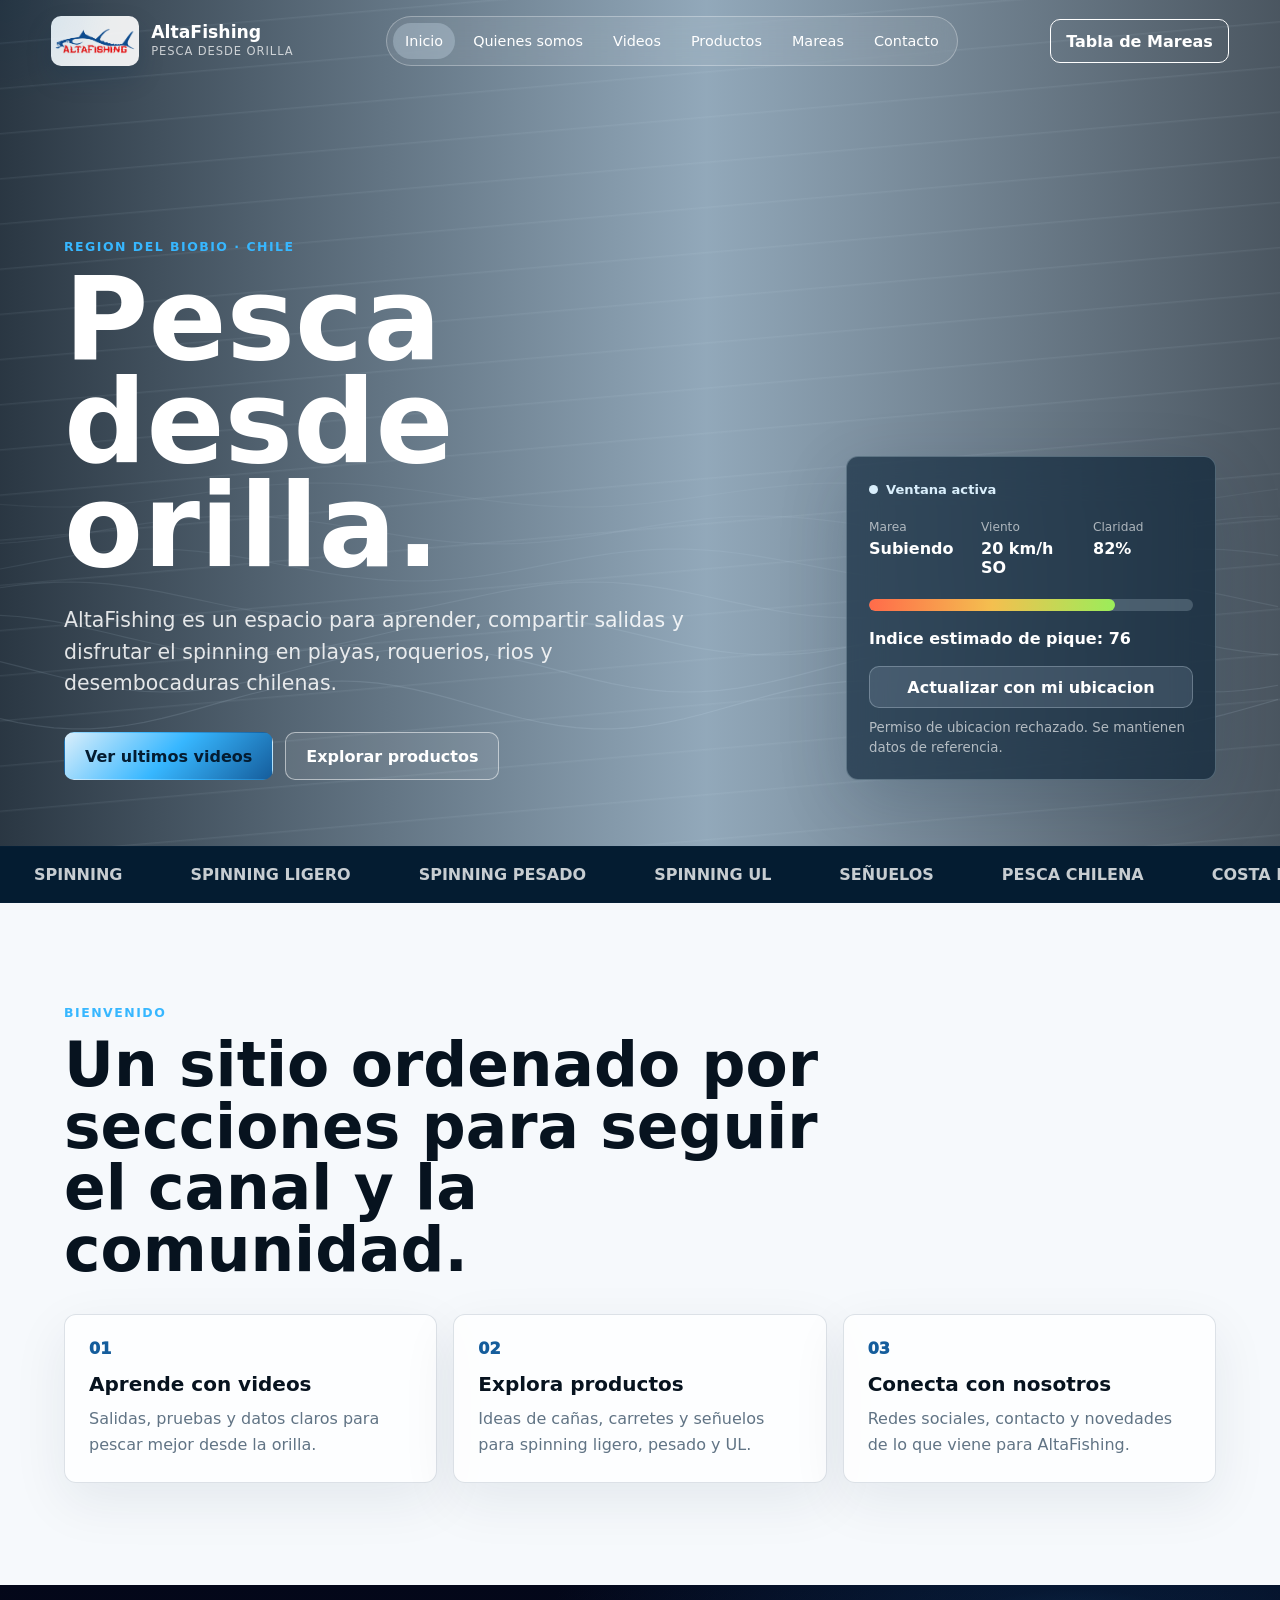
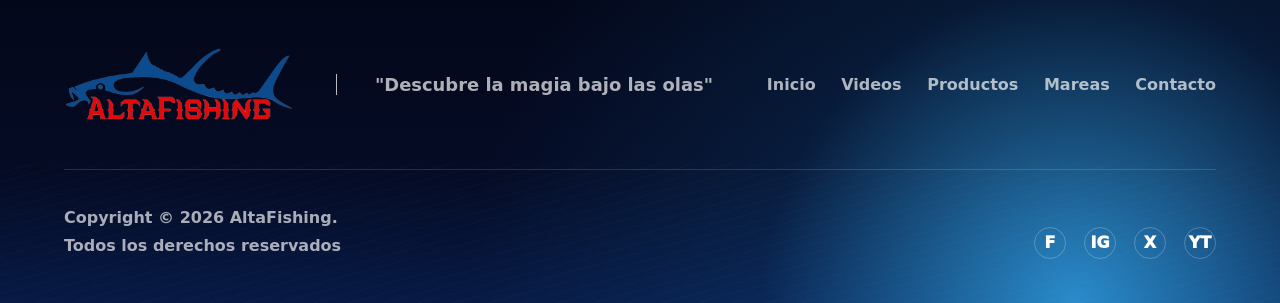
<file: index.html>
﻿<!DOCTYPE html>
<html lang="es">
<head>
  <meta charset="UTF-8">
  <meta name="viewport" content="width=device-width, initial-scale=1.0">
  <title>AltaFishing | Inicio</title>
  <meta name="description" content="AltaFishing, canal chileno de pesca desde orilla con foco en spinning y comunidad de la Region del Biobio.">
  <link rel="preconnect" href="https://images.unsplash.com">
  <link rel="stylesheet" href="styles.css">
</head>
<body>
  <div class="cursor-glow" aria-hidden="true"></div>

  <header class="site-header" data-header>
    <a class="brand" href="index.html" aria-label="Ir al inicio de AltaFishing">
  <span class="brand-logo">
    <img src="img/altafishing.png" alt="AltaFishing">
  </span>
  <span>
    <strong>AltaFishing</strong>
    <small>Pesca desde orilla</small>
  </span>
</a>

    <button class="nav-toggle" type="button" aria-label="Abrir menu" aria-expanded="false" data-nav-toggle>
      <span></span>
      <span></span>
    </button>

    <nav class="main-nav" data-nav>
      <a class="active" href="index.html">Inicio</a>
      <a href="quienes-somos.html">Quienes somos</a>
      <a href="videos.html">Videos</a>
      <a href="productos.html">Productos</a>
      <a href="mareas.html">Mareas</a>
      <a href="contacto.html">Contacto</a>
    </nav>

    <a class="header-action" href="mareas.html">Tabla de Mareas</a>
  </header>

  <main>
    <section class="hero" id="inicio">
      <div class="hero-media" aria-hidden="true">
        <div class="hero-image"></div>
        <canvas id="waveCanvas"></canvas>
      </div>

      <div class="hero-content">
        <p class="eyebrow reveal">Region del Biobio · Chile</p>
        <h1 class="reveal">Pesca desde orilla.</h1>
        <p class="hero-copy reveal">AltaFishing es un espacio para aprender, compartir salidas y disfrutar el spinning en playas, roquerios, rios y desembocaduras chilenas.</p>
        <div class="hero-actions reveal">
          <a class="button primary" href="videos.html">Ver ultimos videos</a>
          <a class="button ghost" href="productos.html">Explorar productos</a>
        </div>
      </div>

      <aside class="hero-panel reveal" aria-label="Condiciones de pesca" data-fishing-panel>
        <div class="live-pill"><span></span> Ventana activa</div>
        <dl>
          <div>
            <dt>Marea</dt>
            <dd data-marea>Subiendo</dd>
          </div>
          <div>
            <dt>Viento</dt>
            <dd data-viento>20 km/h SO</dd>
          </div>
          <div>
            <dt>Claridad</dt>
            <dd data-claridad>82%</dd>
          </div>
        </dl>
        <div class="bite-meter">
          <span style="--score: 76%" data-bite-bar></span>
        </div>
        <strong>Indice estimado de pique: <span data-pique>76</span></strong>
        <button class="panel-button" type="button" data-use-location>Actualizar con mi ubicacion</button>
        <small class="panel-note" data-fishing-status>Datos iniciales de referencia para costa chilena.</small>
      </aside>
    </section>

    <section class="ticker" aria-label="Modalidades de spinning">
      <div class="ticker-track">
        <span>Spinning</span><span>Spinning ligero</span><span>Spinning pesado</span><span>Spinning UL</span><span>Señuelos</span><span>Pesca chilena</span><span>Costa Biobio</span>
        <span>Spinning</span><span>Spinning ligero</span><span>Spinning pesado</span><span>Spinning UL</span><span>Señuelos</span><span>Pesca chilena</span><span>Costa Biobio</span>
      </div>
    </section>

    <section class="section home-summary">
      <div class="section-heading reveal">
        <p class="eyebrow">Bienvenido</p>
        <h2>Un sitio ordenado por secciones para seguir el canal y la comunidad.</h2>
      </div>
      <div class="feature-grid">
        <article class="feature-card reveal">
          <span>01</span>
          <h3>Aprende con videos</h3>
          <p>Salidas, pruebas y datos claros para pescar mejor desde la orilla.</p>
        </article>
        <article class="feature-card reveal">
          <span>02</span>
          <h3>Explora productos</h3>
          <p>Ideas de cañas, carretes y señuelos para spinning ligero, pesado y UL.</p>
        </article>
        <article class="feature-card reveal">
          <span>03</span>
          <h3>Conecta con nosotros</h3>
          <p>Redes sociales, contacto y novedades de lo que viene para AltaFishing.</p>
        </article>
      </div>
    </section>
  </main>

  <footer class="site-footer">
    <div class="footer-top">
      <a class="footer-brand" href="index.html"><img src="img/altafishing.png" alt="AltaFishing"></a>
      <p>"Descubre la magia bajo las olas"</p>
      <nav class="footer-links"><a href="index.html">Inicio</a><a href="videos.html">Videos</a><a href="productos.html">Productos</a><a href="mareas.html">Mareas</a><a href="contacto.html">Contacto</a></nav>
    </div>
    <div class="footer-bottom">
      <p>Copyright © 2026 AltaFishing.<br>Todos los derechos reservados</p>
      <div class="footer-social"><a href="contacto.html">f</a><a href="contacto.html">ig</a><a href="contacto.html">x</a><a href="videos.html">yt</a></div>
    </div>
  </footer>

  <script src="script.js"></script>
</body>
</html>
</file>
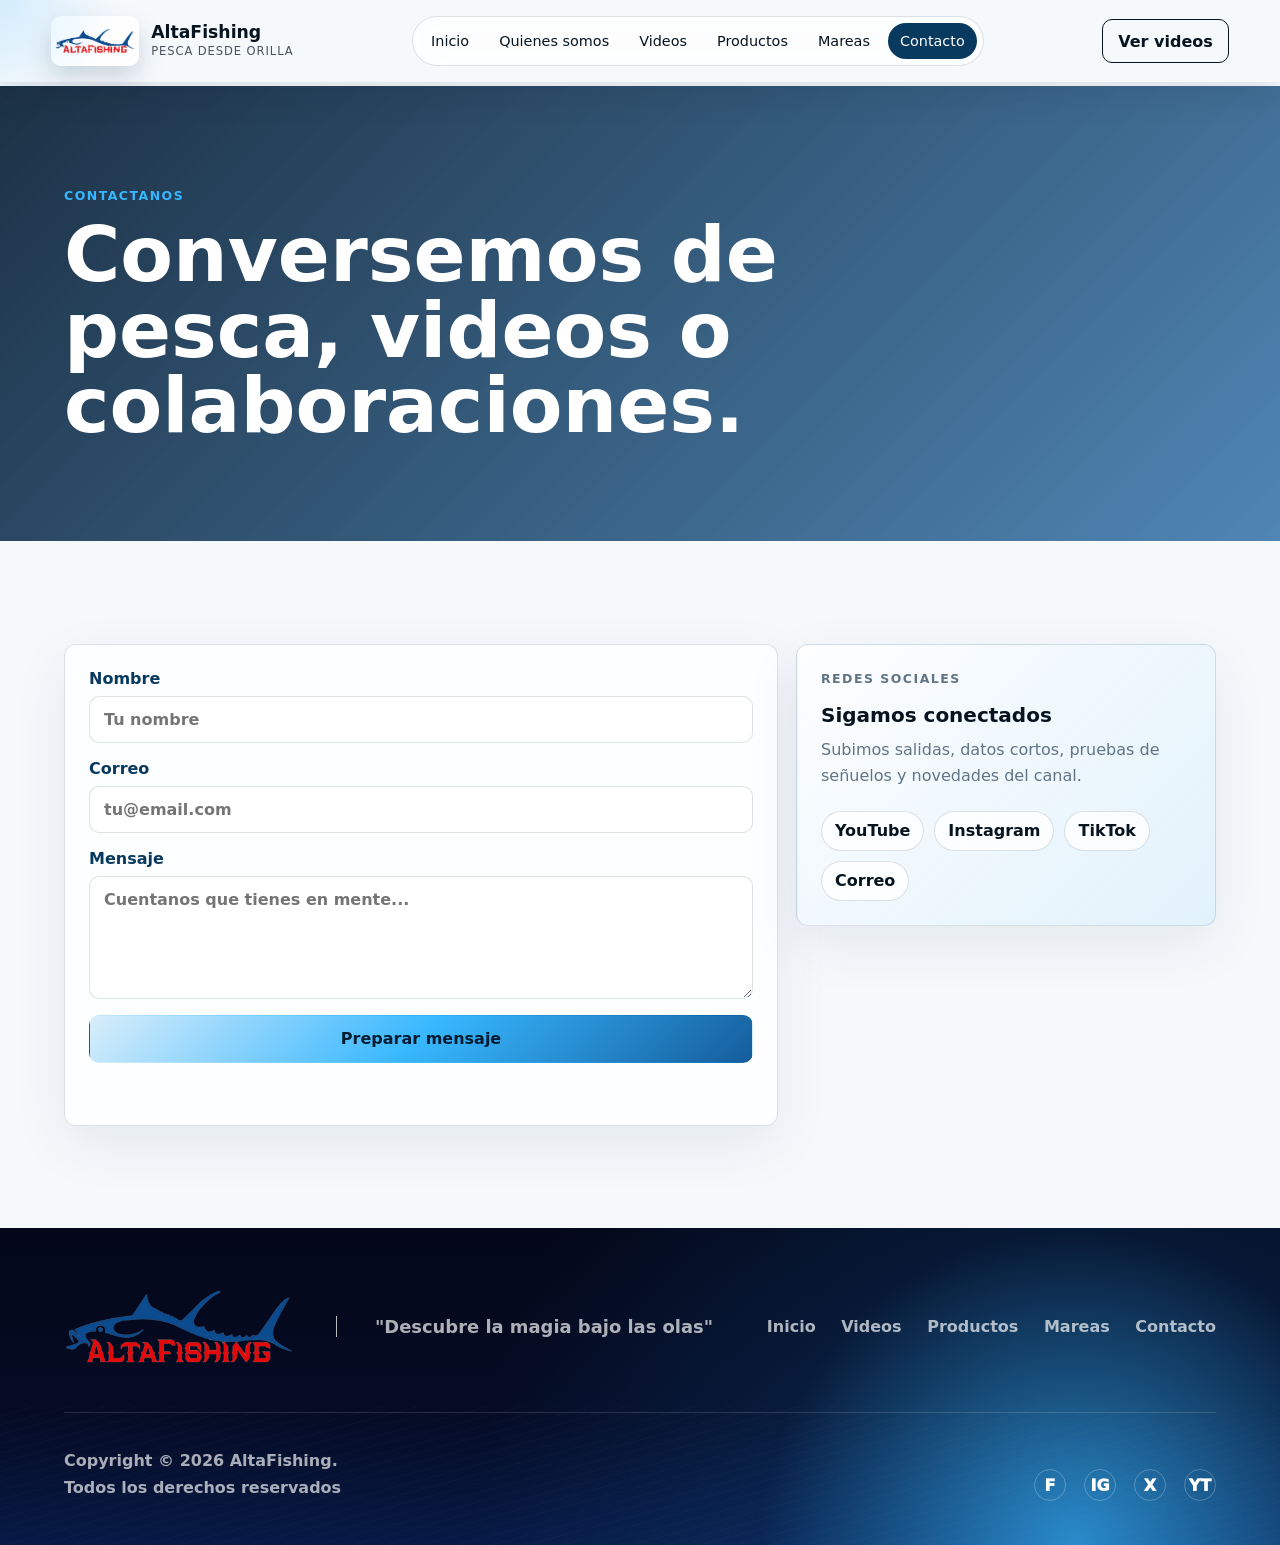
<file: contacto.html>
﻿<!DOCTYPE html>
<html lang="es">
<head>
  <meta charset="UTF-8">
  <meta name="viewport" content="width=device-width, initial-scale=1.0">
  <title>AltaFishing | Contacto</title>
  <meta name="description" content="Contacta a AltaFishing y encuentra sus redes sociales.">
  <link rel="stylesheet" href="styles.css">
</head>
<body>
  <div class="cursor-glow" aria-hidden="true"></div>
  <header class="site-header scrolled" data-header>
    <a class="brand" href="index.html" aria-label="Ir al inicio de AltaFishing">
  <span class="brand-logo">
    <img src="img/altafishing.png" alt="AltaFishing">
  </span>
  <span>
    <strong>AltaFishing</strong>
    <small>Pesca desde orilla</small>
  </span>
</a>
    <button class="nav-toggle" type="button" aria-label="Abrir menu" aria-expanded="false" data-nav-toggle><span></span><span></span></button>
    <nav class="main-nav" data-nav>
      <a href="index.html">Inicio</a><a href="quienes-somos.html">Quienes somos</a><a href="videos.html">Videos</a><a href="productos.html">Productos</a><a href="mareas.html">Mareas</a><a class="active" href="contacto.html">Contacto</a>
    </nav>
    <a class="header-action" href="videos.html">Ver videos</a>
  </header>

  <main class="page-main">
    <section class="section page-hero">
      <div class="section-heading reveal">
        <p class="eyebrow">Contactanos</p>
        <h1>Conversemos de pesca, videos o colaboraciones.</h1>
      </div>
    </section>
    <section class="section contact-section">
      <div class="contact-layout">
        <form class="contact-form reveal" data-contact-form>
          <label>Nombre<input type="text" name="name" placeholder="Tu nombre" required></label>
          <label>Correo<input type="email" name="email" placeholder="tu@email.com" required></label>
          <label>Mensaje<textarea name="message" rows="5" placeholder="Cuentanos que tienes en mente..." required></textarea></label>
          <button class="button primary" type="submit">Preparar mensaje</button>
          <p data-form-message></p>
        </form>
        <aside class="social-card reveal" id="redes-sociales">
          <p class="eyebrow">Redes sociales</p>
          <h3>Sigamos conectados</h3>
          <p>Subimos salidas, datos cortos, pruebas de señuelos y novedades del canal.</p>
          <div class="social-links">
            <a href="https://www.youtube.com/@AltaFishing1" target="_blank" rel="noreferrer">YouTube</a>
            <a href="https://www.instagram.com/altafishing" target="_blank" rel="noreferrer">Instagram</a>
            <a href="https://www.tiktok.com/@altafishing" target="_blank" rel="noreferrer">TikTok</a>
            <a href="mailto:contactoaltafishing@gmail.com">Correo</a>
          </div>
        </aside>
      </div>
    </section>
  </main>

  <footer class="site-footer">
    <div class="footer-top"><a class="footer-brand" href="index.html"><img src="img/altafishing.png" alt="AltaFishing"></a><p>"Descubre la magia bajo las olas"</p><nav class="footer-links"><a href="index.html">Inicio</a><a href="videos.html">Videos</a><a href="productos.html">Productos</a><a href="mareas.html">Mareas</a><a href="contacto.html">Contacto</a></nav></div>
    <div class="footer-bottom"><p>Copyright © 2026 AltaFishing.<br>Todos los derechos reservados</p><div class="footer-social"><a href="contacto.html">f</a><a href="contacto.html">ig</a><a href="contacto.html">x</a><a href="videos.html">yt</a></div></div>
  </footer>
  <script src="script.js"></script>
</body>
</html>
</file>
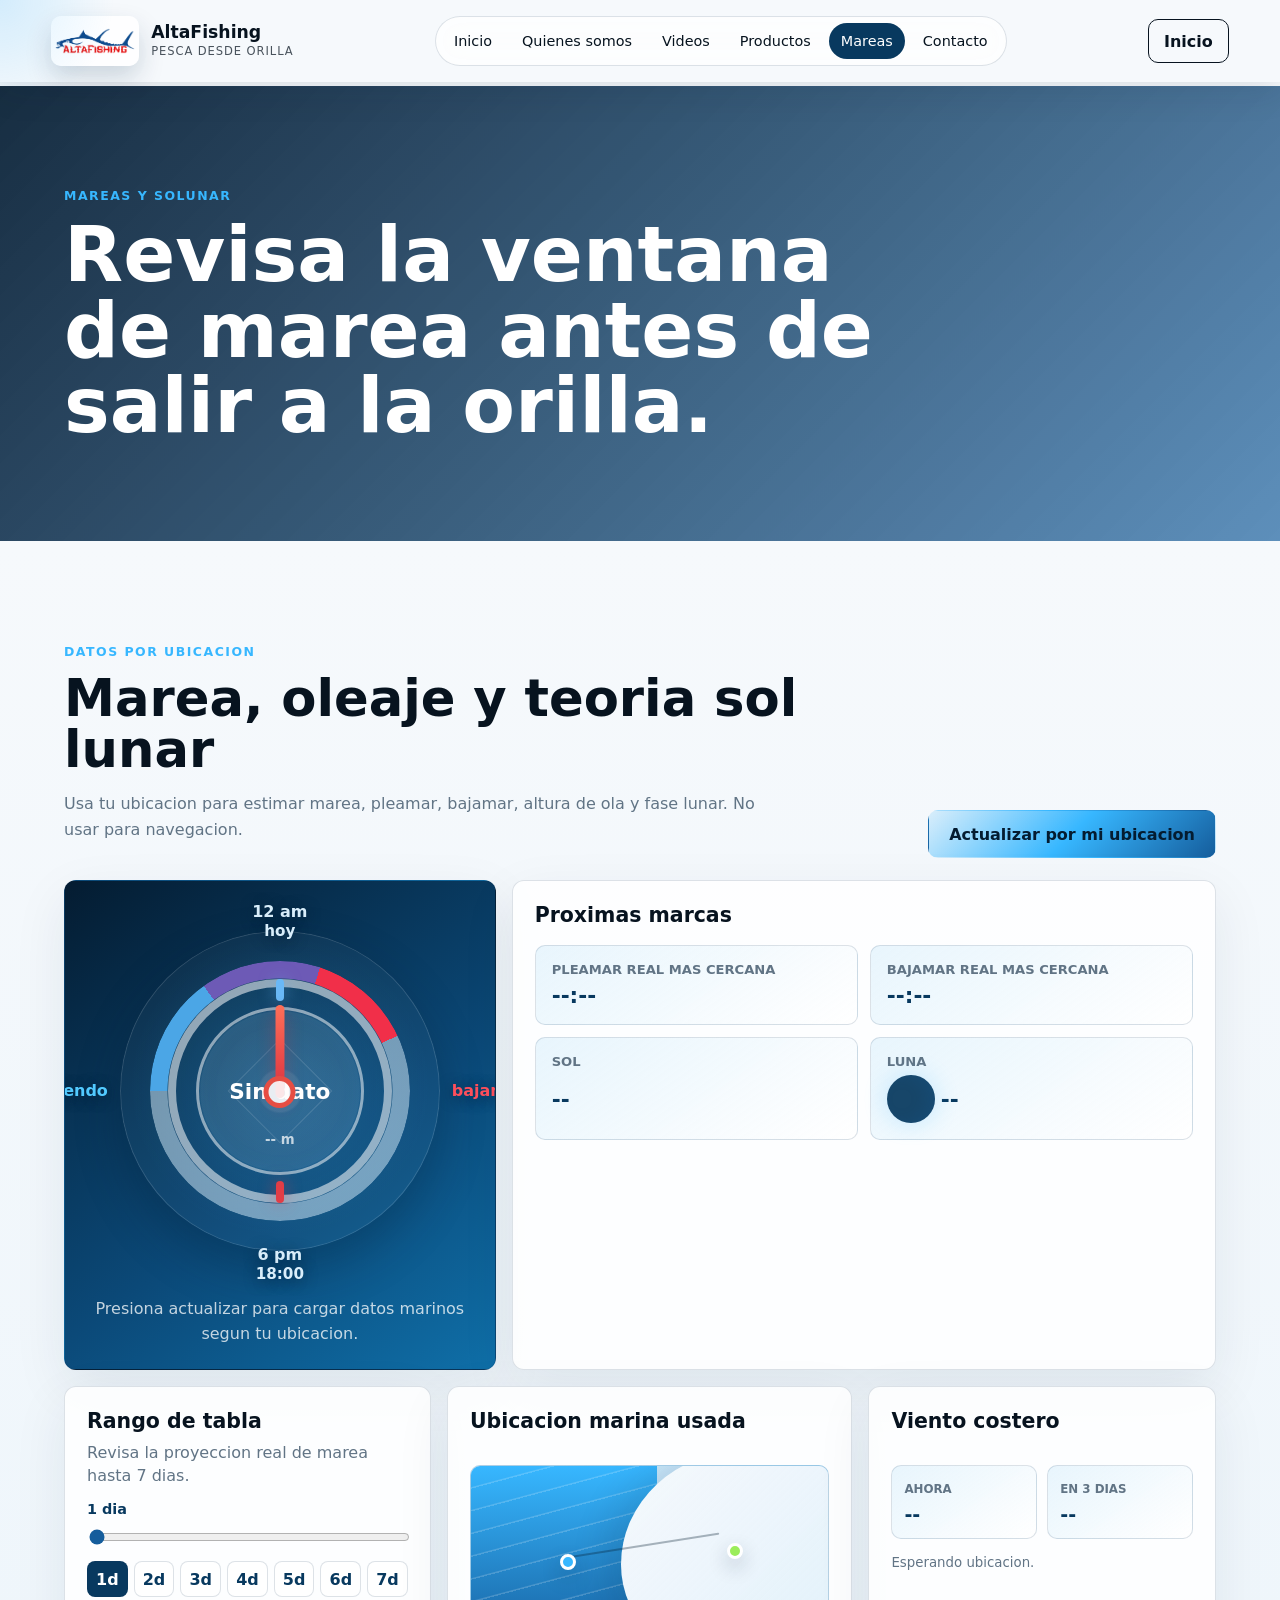
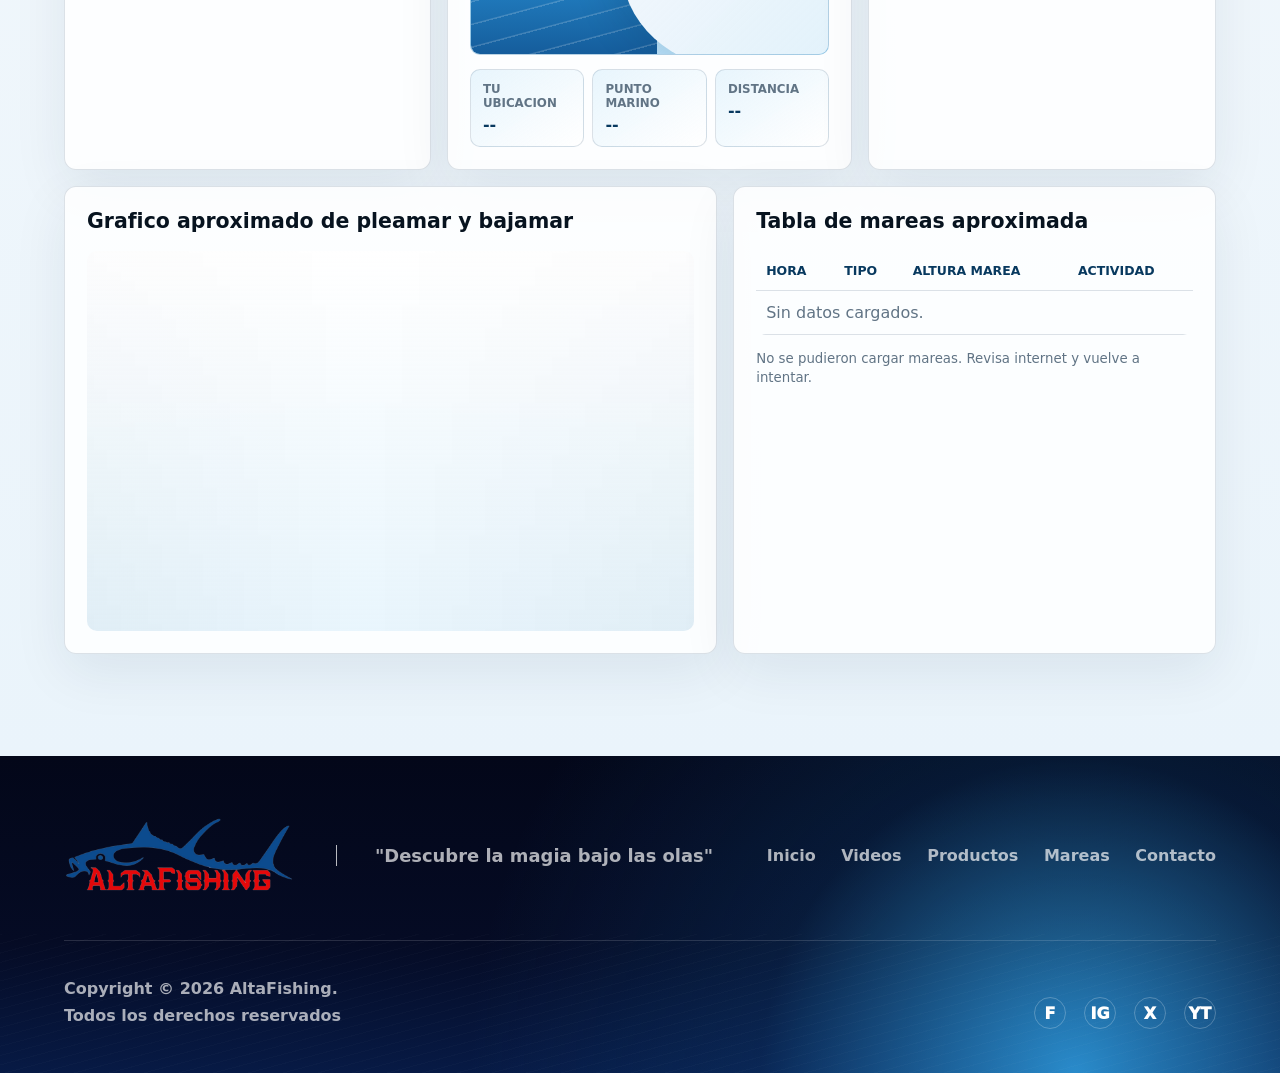
<file: mareas.html>
﻿<!DOCTYPE html>
<html lang="es">
<head>
  <meta charset="UTF-8">
  <meta name="viewport" content="width=device-width, initial-scale=1.0">
  <title>AltaFishing | Mareas</title>
  <meta name="description" content="Tabla de mareas, reloj de marea, oleaje y datos sol luna aproximados para pesca desde orilla.">
  <link rel="stylesheet" href="styles.css">
</head>
<body>
  <div class="cursor-glow" aria-hidden="true"></div>
  <header class="site-header scrolled" data-header>
    <a class="brand" href="index.html" aria-label="Ir al inicio de AltaFishing">
  <span class="brand-logo">
    <img src="img/altafishing.png" alt="AltaFishing">
  </span>
  <span>
    <strong>AltaFishing</strong>
    <small>Pesca desde orilla</small>
  </span>
</a>
    <button class="nav-toggle" type="button" aria-label="Abrir menu" aria-expanded="false" data-nav-toggle><span></span><span></span></button>
    <nav class="main-nav" data-nav>
      <a href="index.html">Inicio</a><a href="quienes-somos.html">Quienes somos</a><a href="videos.html">Videos</a><a href="productos.html">Productos</a><a class="active" href="mareas.html">Mareas</a><a href="contacto.html">Contacto</a>
    </nav>
    <a class="header-action" href="index.html">Inicio</a>
  </header>

  <main class="page-main">
    <section class="section page-hero tide-page-hero">
      <div class="section-heading reveal">
        <p class="eyebrow">Mareas y solunar</p>
        <h1>Revisa la ventana de marea antes de salir a la orilla.</h1>
      </div>
    </section>

    <section class="section tide-section" data-tide-dashboard>
      <div class="tide-toolbar reveal">
        <div>
          <p class="eyebrow">Datos por ubicacion</p>
          <h2>Marea, oleaje y teoria sol lunar</h2>
          <p>Usa tu ubicacion para estimar marea, pleamar, bajamar, altura de ola y fase lunar. No usar para navegacion.</p>
        </div>
        <button class="button primary" type="button" data-update-tides>Actualizar por mi ubicacion</button>
      </div>

      <div class="tide-dashboard">
        <article class="tide-clock-card reveal">
          <div class="tide-clock" data-tide-clock>
            <span class="clock-arc" aria-hidden="true"></span>
            <span class="clock-ring outer" aria-hidden="true"></span>
            <span class="clock-ring inner" aria-hidden="true"></span>
            <span class="clock-tick high" aria-hidden="true"></span>
            <span class="clock-tick low" aria-hidden="true"></span>
            <span class="clock-hand" data-tide-hand aria-hidden="true"></span>
            <span class="clock-center" aria-hidden="true"></span>
            <span class="clock-label clock-label-high">12 AM <strong data-clock-date>hoy</strong></span>
            <span class="clock-label clock-label-low">6 PM <strong data-clock-evening>18:00</strong></span>
            <span class="clock-label clock-label-rise">subiendo</span>
            <span class="clock-label clock-label-fall">bajando</span>
            <strong data-tide-state>Sin dato</strong>
            <small data-tide-height>-- m</small>
          </div>
          <p data-tide-summary>Presiona actualizar para cargar datos marinos segun tu ubicacion.</p>
        </article>

        <article class="tide-next-card reveal">
          <h3>Proximas marcas</h3>
          <div class="next-tides">
            <div><span>Pleamar real mas cercana</span><strong data-next-high>--:--</strong></div>
            <div><span>Bajamar real mas cercana</span><strong data-next-low>--:--</strong></div>
          </div>
          <div class="solunar-grid">
            <div><span>Sol</span><strong data-sun-window>--</strong></div>
            <div class="moon-cell">
              <span>Luna</span>
              <span class="moon-visual moon-new" data-moon-visual aria-hidden="true"></span>
              <strong data-moon-phase>--</strong>
            </div>
          </div>
        </article>
      </div>

      <div class="tide-tools-grid">
        <article class="tide-range-card reveal">
          <div>
            <h3>Rango de tabla</h3>
            <p>Revisa la proyeccion real de marea hasta 7 dias.</p>
          </div>
          <label class="tide-range-control">
            <span><strong data-tide-days-label>1 dia</strong></span>
            <input type="range" min="1" max="7" value="1" data-tide-days>
          </label>
          <div class="tide-range-days" data-tide-day-buttons></div>
        </article>

        <article class="tide-map-card reveal">
          <h3>Ubicacion marina usada</h3>
          <div class="mini-map" aria-label="Mapa esquematico de ubicacion y mar cercano">
            <span class="mini-map-water"></span>
            <span class="mini-map-land"></span>
            <span class="mini-map-line" aria-hidden="true"></span>
            <span class="map-dot user-dot" aria-hidden="true"></span>
            <span class="map-dot sea-dot" aria-hidden="true"></span>
          </div>
          <dl class="map-readout">
            <div><dt>Tu ubicacion</dt><dd data-user-coords>--</dd></div>
            <div><dt>Punto marino</dt><dd data-sea-coords>--</dd></div>
            <div><dt>Distancia</dt><dd data-sea-distance>--</dd></div>
          </dl>
        </article>

        <article class="tide-wind-card reveal">
          <h3>Viento costero</h3>
          <div class="wind-grid">
            <div><span>Ahora</span><strong data-wind-now>--</strong></div>
            <div><span>En 3 dias</span><strong data-wind-three-days>--</strong></div>
          </div>
          <small data-wind-source>Esperando ubicacion.</small>
        </article>
      </div>

      <div class="tide-visual-grid">
        <article class="tide-chart-card reveal">
          <h3>Grafico aproximado de pleamar y bajamar</h3>
          <canvas id="tideChart" width="1000" height="420" aria-label="Grafico de altura de marea y actividad de pesca"></canvas>
        </article>

        <article class="tide-table-card reveal">
          <h3>Tabla de mareas aproximada</h3>
          <div class="tide-table-wrap">
            <table>
              <thead>
                <tr><th>Hora</th><th>Tipo</th><th>Altura marea</th><th>Actividad</th></tr>
              </thead>
              <tbody data-tide-table>
                <tr><td colspan="4">Sin datos cargados.</td></tr>
              </tbody>
            </table>
          </div>
          <small data-tide-source>Fuente: esperando ubicacion.</small>
        </article>
      </div>
    </section>
  </main>

  <footer class="site-footer">
    <div class="footer-top"><a class="footer-brand" href="index.html"><img src="img/altafishing.png" alt="AltaFishing"></a><p>"Descubre la magia bajo las olas"</p><nav class="footer-links"><a href="index.html">Inicio</a><a href="videos.html">Videos</a><a href="productos.html">Productos</a><a href="mareas.html">Mareas</a><a href="contacto.html">Contacto</a></nav></div>
    <div class="footer-bottom"><p>Copyright © 2026 AltaFishing.<br>Todos los derechos reservados</p><div class="footer-social"><a href="contacto.html">f</a><a href="contacto.html">ig</a><a href="contacto.html">x</a><a href="videos.html">yt</a></div></div>
  </footer>
  <script src="script.js"></script>
</body>
</html>
</file>
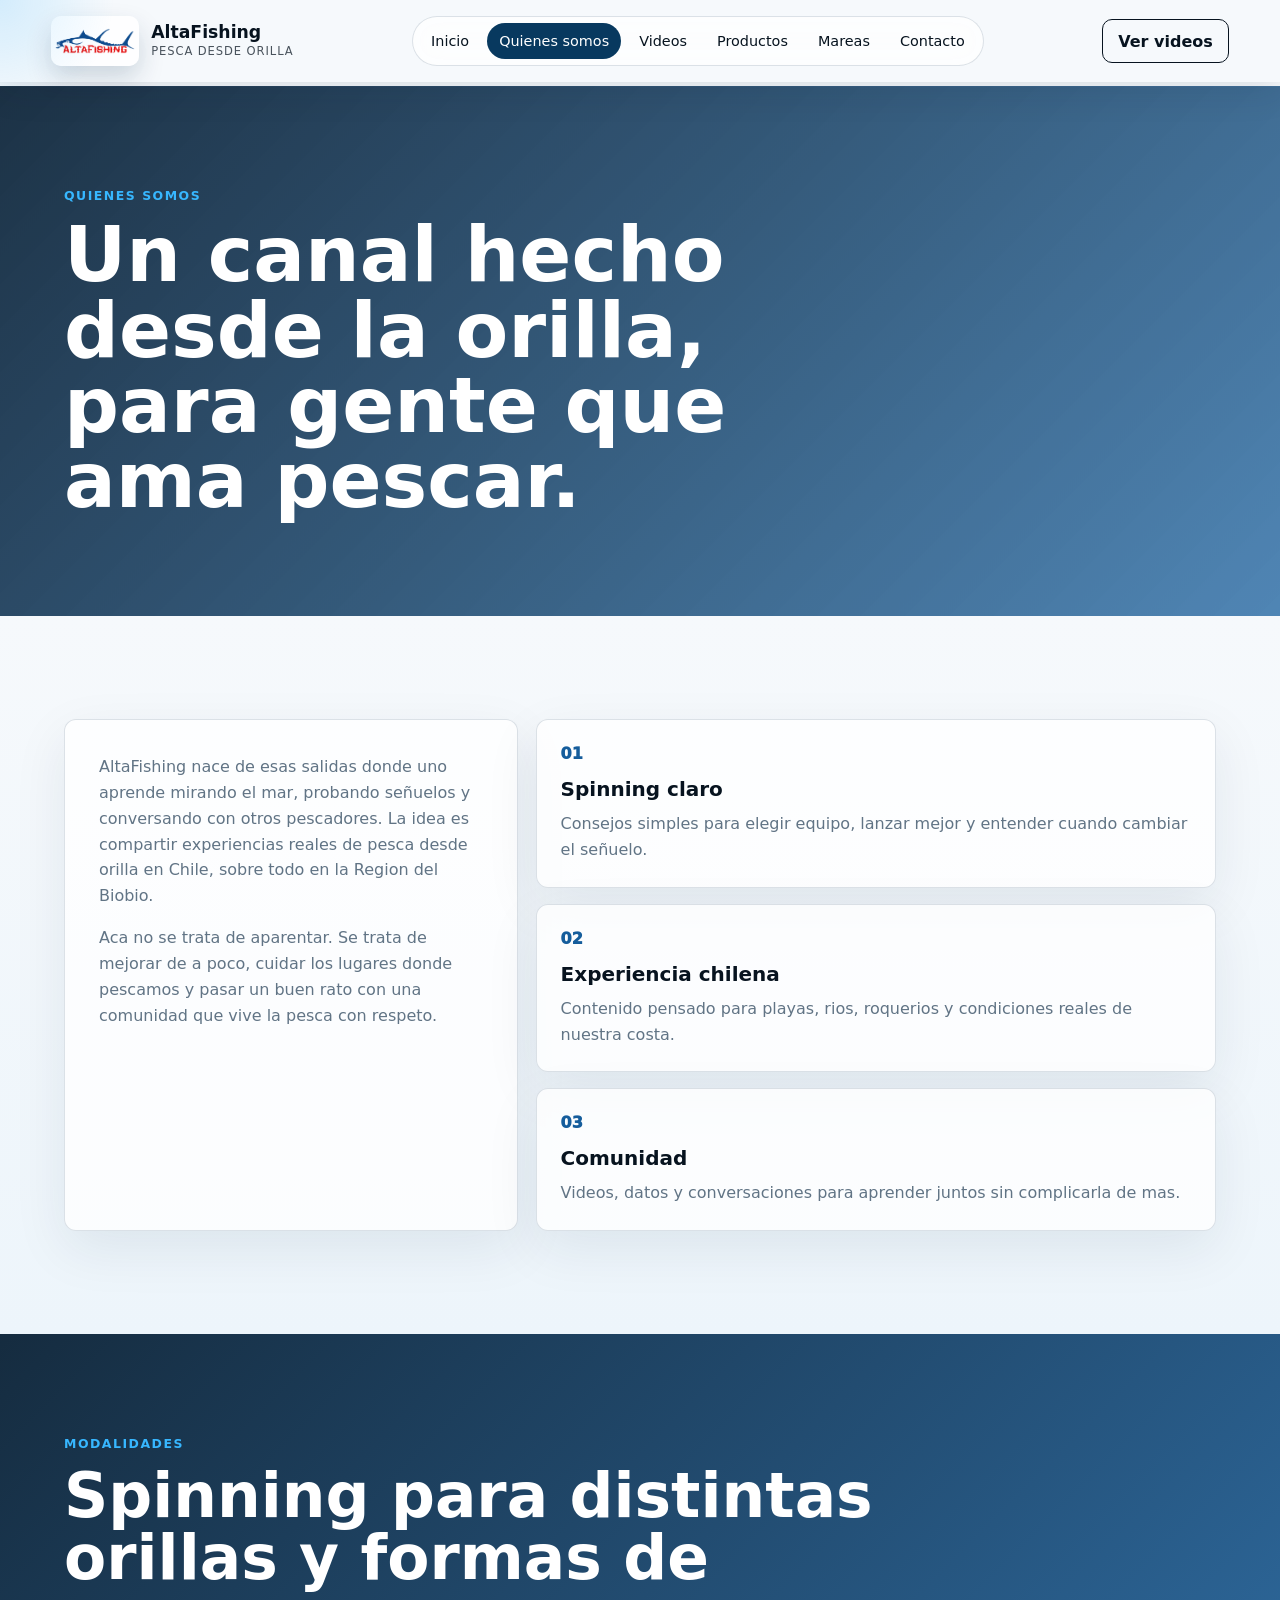
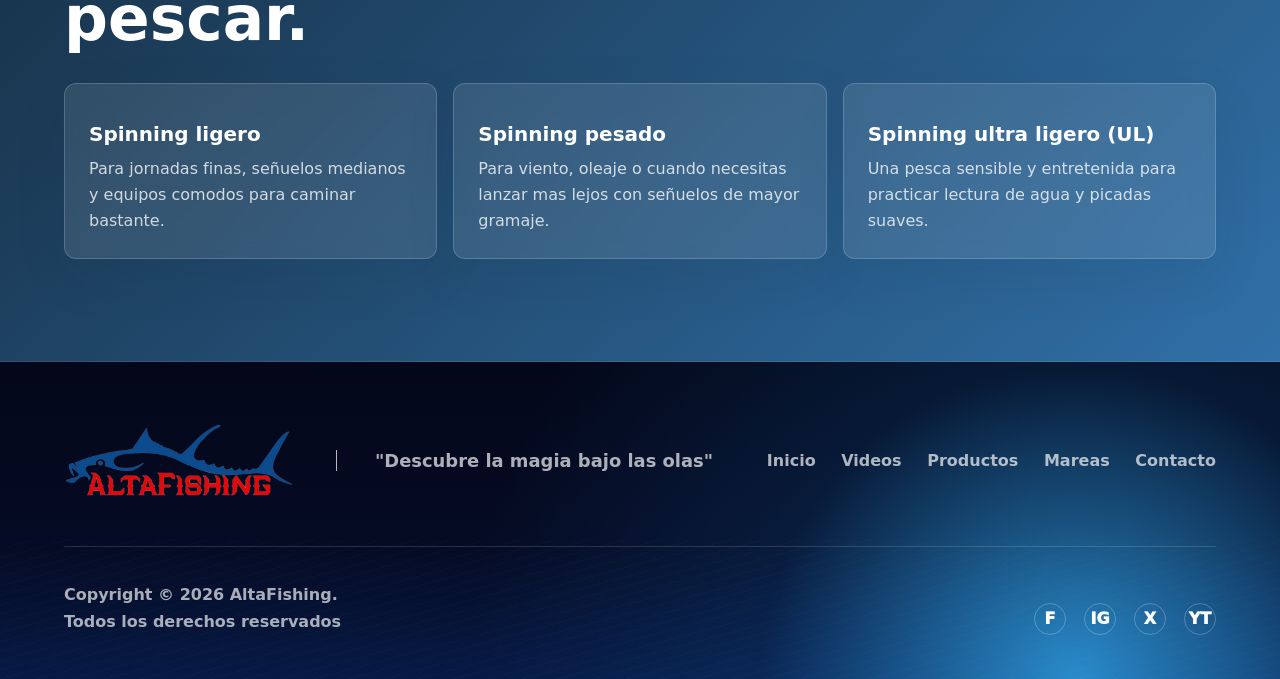
<file: quienes-somos.html>
﻿<!DOCTYPE html>
<html lang="es">
<head>
  <meta charset="UTF-8">
  <meta name="viewport" content="width=device-width, initial-scale=1.0">
  <title>AltaFishing | Quienes somos</title>
  <meta name="description" content="Conoce la historia de AltaFishing, comunidad chilena de pesca desde orilla en la Region del Biobio.">
  <link rel="stylesheet" href="styles.css">
</head>
<body>
  <div class="cursor-glow" aria-hidden="true"></div>
  <header class="site-header scrolled" data-header>
    <a class="brand" href="index.html" aria-label="Ir al inicio de AltaFishing">
  <span class="brand-logo">
    <img src="img/altafishing.png" alt="AltaFishing">
  </span>
  <span>
    <strong>AltaFishing</strong>
    <small>Pesca desde orilla</small>
  </span>
</a>
    <button class="nav-toggle" type="button" aria-label="Abrir menu" aria-expanded="false" data-nav-toggle><span></span><span></span></button>
    <nav class="main-nav" data-nav>
      <a href="index.html">Inicio</a><a class="active" href="quienes-somos.html">Quienes somos</a><a href="videos.html">Videos</a><a href="productos.html">Productos</a><a href="mareas.html">Mareas</a><a href="contacto.html">Contacto</a>
    </nav>
    <a class="header-action" href="videos.html">Ver videos</a>
  </header>

  <main class="page-main">
    <section class="section page-hero">
      <div class="section-heading reveal">
        <p class="eyebrow">Quienes somos</p>
        <h1>Un canal hecho desde la orilla, para gente que ama pescar.</h1>
      </div>
    </section>

    <section class="section about-section">
      <div class="about-layout">
        <article class="story-card reveal">
          <p>AltaFishing nace de esas salidas donde uno aprende mirando el mar, probando señuelos y conversando con otros pescadores. La idea es compartir experiencias reales de pesca desde orilla en Chile, sobre todo en la Region del Biobio.</p>
          <p>Aca no se trata de aparentar. Se trata de mejorar de a poco, cuidar los lugares donde pescamos y pasar un buen rato con una comunidad que vive la pesca con respeto.</p>
        </article>
        <div class="feature-grid compact">
          <article class="feature-card reveal"><span>01</span><h3>Spinning claro</h3><p>Consejos simples para elegir equipo, lanzar mejor y entender cuando cambiar el señuelo.</p></article>
          <article class="feature-card reveal"><span>02</span><h3>Experiencia chilena</h3><p>Contenido pensado para playas, rios, roquerios y condiciones reales de nuestra costa.</p></article>
          <article class="feature-card reveal"><span>03</span><h3>Comunidad</h3><p>Videos, datos y conversaciones para aprender juntos sin complicarla de mas.</p></article>
        </div>
      </div>
    </section>

    <section class="section techniques-section">
      <div class="section-heading reveal">
        <p class="eyebrow">Modalidades</p>
        <h2>Spinning para distintas orillas y formas de pescar.</h2>
      </div>
      <div class="technique-grid">
        <article class="technique-card reveal"><h3>Spinning ligero</h3><p>Para jornadas finas, señuelos medianos y equipos comodos para caminar bastante.</p></article>
        <article class="technique-card reveal"><h3>Spinning pesado</h3><p>Para viento, oleaje o cuando necesitas lanzar mas lejos con señuelos de mayor gramaje.</p></article>
        <article class="technique-card reveal"><h3>Spinning ultra ligero (UL)</h3><p>Una pesca sensible y entretenida para practicar lectura de agua y picadas suaves.</p></article>
      </div>
    </section>
  </main>

  <footer class="site-footer">
    <div class="footer-top"><a class="footer-brand" href="index.html"><img src="img/altafishing.png" alt="AltaFishing"></a><p>"Descubre la magia bajo las olas"</p><nav class="footer-links"><a href="index.html">Inicio</a><a href="videos.html">Videos</a><a href="productos.html">Productos</a><a href="mareas.html">Mareas</a><a href="contacto.html">Contacto</a></nav></div>
    <div class="footer-bottom"><p>Copyright © 2026 AltaFishing.<br>Todos los derechos reservados</p><div class="footer-social"><a href="contacto.html">f</a><a href="contacto.html">ig</a><a href="contacto.html">x</a><a href="videos.html">yt</a></div></div>
  </footer>
  <script src="script.js"></script>
</body>
</html>
</file>
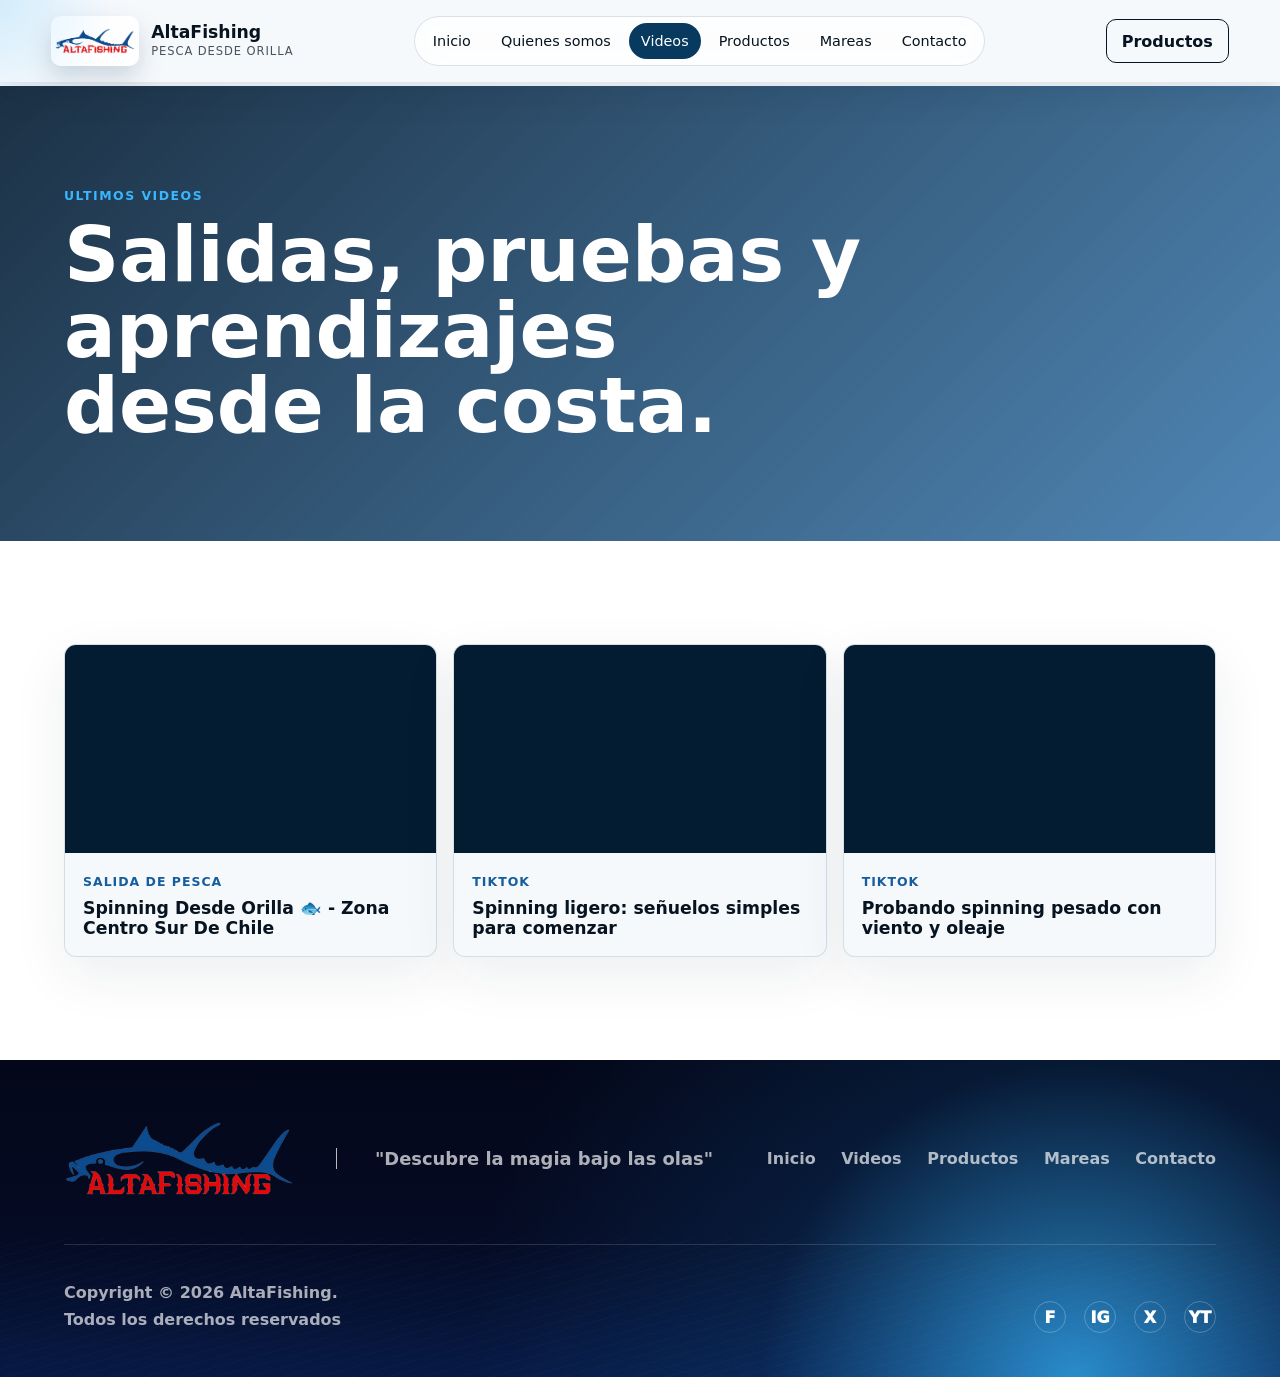
<file: videos.html>
﻿<!DOCTYPE html>
<html lang="es">
<head>
  <meta charset="UTF-8">
  <meta name="viewport" content="width=device-width, initial-scale=1.0">
  <title>AltaFishing | Videos</title>
  <meta name="description" content="Ultimos videos de AltaFishing: pesca desde orilla, spinning y salidas en Chile.">
  <link rel="stylesheet" href="styles.css">
</head>
<body>
  <div class="cursor-glow" aria-hidden="true"></div>
  <header class="site-header scrolled" data-header>
    <a class="brand" href="index.html" aria-label="Ir al inicio de AltaFishing">
  <span class="brand-logo">
    <img src="img/altafishing.png" alt="AltaFishing">
  </span>
  <span>
    <strong>AltaFishing</strong>
    <small>Pesca desde orilla</small>
  </span>
</a>
    <button class="nav-toggle" type="button" aria-label="Abrir menu" aria-expanded="false" data-nav-toggle><span></span><span></span></button>
    <nav class="main-nav" data-nav>
      <a href="index.html">Inicio</a><a href="quienes-somos.html">Quienes somos</a><a class="active" href="videos.html">Videos</a><a href="productos.html">Productos</a><a href="mareas.html">Mareas</a><a href="contacto.html">Contacto</a>
    </nav>
    <a class="header-action" href="productos.html">Productos</a>
  </header>

  <main class="page-main">
    <section class="section page-hero">
      <div class="section-heading reveal">
        <p class="eyebrow">Ultimos videos</p>
        <h1>Salidas, pruebas y aprendizajes desde la costa.</h1>
      </div>
    </section>
    <section class="section videos-section">
      <div class="video-grid" data-videos></div>
    </section>
  </main>

  <footer class="site-footer">
    <div class="footer-top"><a class="footer-brand" href="index.html"><img src="img/altafishing.png" alt="AltaFishing"></a><p>"Descubre la magia bajo las olas"</p><nav class="footer-links"><a href="index.html">Inicio</a><a href="videos.html">Videos</a><a href="productos.html">Productos</a><a href="mareas.html">Mareas</a><a href="contacto.html">Contacto</a></nav></div>
    <div class="footer-bottom"><p>Copyright © 2026 AltaFishing.<br>Todos los derechos reservados</p><div class="footer-social"><a href="contacto.html">f</a><a href="contacto.html">ig</a><a href="contacto.html">x</a><a href="videos.html">yt</a></div></div>
  </footer>
  <script src="script.js"></script>
</body>
</html>
</file>
<file: styles.css>
:root {
  --ink: #07131f;
  --muted: #617485;
  --paper: #f6f9fc;
  --white: #ffffff;
  --line: rgba(16, 55, 88, 0.14);
  --metal: #8fb8d8;
  --metal-light: #d9eefb;
  --blue: #155d9c;
  --blue-dark: #08395f;
  --blue-deep: #041c31;
  --accent: #37b7ff;
  --sand: #e9f1f7;
  --shadow: 0 22px 70px rgba(5, 32, 55, 0.16);
}

/* Base del sitio */
* {
  box-sizing: border-box;
}

html {
  scroll-behavior: smooth;
}

body {
  margin: 0;
  font-family: Inter, ui-sans-serif, system-ui, -apple-system, BlinkMacSystemFont, "Segoe UI", sans-serif;
  background: var(--paper);
  color: var(--ink);
  overflow-x: hidden;
}

body.menu-open {
  overflow: hidden;
}

a {
  color: inherit;
  text-decoration: none;
}

img,
iframe,
canvas,
svg {
  display: block;
  max-width: 100%;
}

button,
input,
textarea {
  font: inherit;
}

.cursor-glow {
  position: fixed;
  left: 0;
  top: 0;
  width: 260px;
  height: 260px;
  pointer-events: none;
  background: radial-gradient(circle, rgba(55, 183, 255, 0.18), transparent 62%);
  transform: translate3d(-50%, -50%, 0);
  z-index: 50;
  mix-blend-mode: multiply;
}

/* Header y logo */
.site-header {
  position: fixed;
  top: 0;
  left: 0;
  right: 0;
  z-index: 40;
  display: grid;
  grid-template-columns: auto 1fr auto;
  align-items: center;
  gap: 20px;
  padding: 16px clamp(18px, 4vw, 56px);
  color: var(--white);
  transition: background 0.25s ease, color 0.25s ease, box-shadow 0.25s ease;
}

.site-header.scrolled {
  background: rgba(246, 249, 252, 0.92);
  color: var(--ink);
  box-shadow: 0 10px 34px rgba(7, 30, 48, 0.11);
  backdrop-filter: blur(18px);
}

.brand {
  display: inline-flex;
  align-items: center;
  gap: 12px;
  min-width: 210px;
}

.brand-logo {
  display: grid;
  place-items: center;
  width: 88px;
  height: 50px;
  border-radius: 10px;
  overflow: hidden;
  background: rgba(255, 255, 255, 0.9);
  box-shadow: 0 12px 26px rgba(6, 43, 78, 0.18);
}

.brand-logo img {
  width: 100%;
  height: 100%;
  object-fit: contain;
  padding: 4px;
}

.brand strong,
.brand small {
  display: block;
  line-height: 1;
}

.brand strong {
  font-size: 1.08rem;
}

.brand small {
  margin-top: 5px;
  color: currentColor;
  opacity: 0.72;
  font-size: 0.72rem;
  text-transform: uppercase;
  letter-spacing: 0.08em;
}

.main-nav {
  justify-self: center;
  display: flex;
  align-items: center;
  gap: 6px;
  padding: 6px;
  border: 1px solid rgba(255, 255, 255, 0.3);
  border-radius: 999px;
  background: rgba(255, 255, 255, 0.08);
  backdrop-filter: blur(14px);
}

.site-header.scrolled .main-nav {
  border-color: var(--line);
  background: rgba(255, 255, 255, 0.78);
}

.main-nav a {
  padding: 10px 12px;
  border-radius: 999px;
  font-size: 0.9rem;
  transition: background 0.2s ease, color 0.2s ease;
}

.main-nav a:hover {
  background: rgba(217, 238, 251, 0.24);
}

.main-nav a.active {
  background: rgba(217, 238, 251, 0.28);
  color: var(--white);
}

.site-header.scrolled .main-nav a.active {
  background: var(--blue-dark);
  color: var(--white);
}

.header-action,
.nav-toggle {
  display: inline-grid;
  place-items: center;
  min-height: 44px;
  border: 1px solid currentColor;
  border-radius: 10px;
  background: transparent;
  color: inherit;
  cursor: pointer;
}

.header-action {
  padding: 0 15px;
  font-weight: 850;
}

.nav-toggle {
  display: none;
  width: 44px;
}

.nav-toggle span {
  width: 18px;
  height: 2px;
  background: currentColor;
}

/* Hero */
.hero {
  position: relative;
  min-height: 94vh;
  display: grid;
  grid-template-columns: minmax(0, 1fr) minmax(280px, 370px);
  align-items: end;
  gap: 36px;
  padding: 150px clamp(18px, 5vw, 72px) 66px;
  color: var(--white);
  overflow: hidden;
}

.hero-media,
.hero-image,
#waveCanvas {
  position: absolute;
  inset: 0;
}

.hero-image {
  background-image:
    linear-gradient(90deg, rgba(4, 18, 31, 0.86), rgba(8, 57, 95, 0.42) 55%, rgba(4, 18, 31, 0.72)),
    url("https://images.unsplash.com/photo-1507525428034-b723cf961d3e?auto=format&fit=crop&w=1800&q=80");
  background-size: cover;
  background-position: center;
  transform: scale(1.04);
  animation: heroDrift 18s ease-in-out infinite alternate;
}

#waveCanvas {
  opacity: 0.62;
}

.hero::after {
  content: "";
  position: absolute;
  inset: 0;
  background: repeating-linear-gradient(175deg, transparent 0 42px, rgba(217, 238, 251, 0.07) 43px, transparent 45px);
  pointer-events: none;
}

.hero-content,
.hero-panel {
  position: relative;
  z-index: 2;
}

.hero-content {
  max-width: 790px;
}

.eyebrow {
  margin: 0 0 14px;
  color: var(--accent);
  font-size: 0.78rem;
  font-weight: 900;
  text-transform: uppercase;
  letter-spacing: 0.12em;
}

.hero h1 {
  margin: 0;
  max-width: 870px;
  font-size: clamp(3.2rem, 9vw, 8.4rem);
  line-height: 0.9;
  letter-spacing: 0;
}

.hero-copy {
  max-width: 660px;
  margin: 26px 0 0;
  font-size: clamp(1.04rem, 2vw, 1.28rem);
  line-height: 1.55;
  color: rgba(255, 255, 255, 0.86);
}

.hero-actions {
  display: flex;
  flex-wrap: wrap;
  gap: 12px;
  margin-top: 32px;
}

.button {
  display: inline-flex;
  align-items: center;
  justify-content: center;
  min-height: 48px;
  padding: 0 20px;
  border: 1px solid transparent;
  border-radius: 10px;
  font-weight: 850;
  cursor: pointer;
  transition: transform 0.2s ease, background 0.2s ease, color 0.2s ease, box-shadow 0.2s ease;
}

.button:hover {
  transform: translateY(-2px);
  box-shadow: 0 14px 32px rgba(7, 42, 70, 0.18);
}

.button.primary {
  background: linear-gradient(135deg, var(--metal-light), var(--accent), var(--blue));
  color: var(--blue-deep);
}

.button.ghost {
  color: var(--white);
  border-color: rgba(255, 255, 255, 0.52);
  background: rgba(255, 255, 255, 0.08);
}

.hero-panel {
  align-self: end;
  padding: 22px;
  border: 1px solid rgba(217, 238, 251, 0.26);
  border-radius: 12px;
  background: rgba(4, 28, 49, 0.62);
  backdrop-filter: blur(20px);
  box-shadow: var(--shadow);
}

.hero-panel p {
  margin: 18px 0 0;
  color: rgba(255, 255, 255, 0.78);
  line-height: 1.55;
}

.hero-panel strong {
  display: block;
}

.live-pill {
  display: inline-flex;
  align-items: center;
  gap: 8px;
  color: var(--metal-light);
  font-size: 0.82rem;
  font-weight: 800;
}

.live-pill span {
  width: 9px;
  height: 9px;
  border-radius: 50%;
  background: currentColor;
  box-shadow: 0 0 0 0 rgba(55, 183, 255, 0.58);
  animation: pulse 1.5s infinite;
}

.hero-panel dl {
  display: grid;
  grid-template-columns: repeat(3, 1fr);
  gap: 12px;
  margin: 22px 0;
}

.hero-panel dt {
  color: rgba(255, 255, 255, 0.62);
  font-size: 0.76rem;
}

.hero-panel dd {
  margin: 5px 0 0;
  font-weight: 900;
}

.bite-meter {
  height: 12px;
  margin-bottom: 18px;
  border-radius: 999px;
  background: rgba(217, 238, 251, 0.2);
  overflow: hidden;
}

.bite-meter span {
  display: block;
  width: var(--score);
  height: 100%;
  border-radius: inherit;
  background: linear-gradient(90deg, #ff6b4a, #f4bf4f, #9bed5a);
}

.panel-button {
  width: 100%;
  min-height: 42px;
  margin-top: 18px;
  border: 1px solid rgba(217, 238, 251, 0.28);
  border-radius: 10px;
  background: rgba(217, 238, 251, 0.12);
  color: var(--white);
  cursor: pointer;
  font-weight: 850;
  transition: transform 0.2s ease, background 0.2s ease;
}

.panel-button:hover {
  transform: translateY(-2px);
  background: rgba(217, 238, 251, 0.2);
}

.panel-button:disabled {
  cursor: wait;
  opacity: 0.72;
  transform: none;
}

.panel-note {
  display: block;
  margin-top: 10px;
  color: rgba(255, 255, 255, 0.64);
  line-height: 1.45;
}

.ticker {
  overflow: hidden;
  border-block: 1px solid var(--line);
  background: var(--blue-deep);
  color: var(--white);
}

.ticker-track {
  display: flex;
  width: max-content;
  animation: ticker 30s linear infinite;
}

.ticker span {
  padding: 18px 34px;
  color: rgba(255, 255, 255, 0.78);
  font-weight: 850;
  text-transform: uppercase;
}

/* Secciones generales */
.section {
  padding: clamp(70px, 8vw, 116px) clamp(18px, 5vw, 72px);
}

.page-main {
  padding-top: 86px;
}

.page-hero {
  padding-bottom: clamp(34px, 5vw, 70px);
  background:
    linear-gradient(135deg, rgba(4, 28, 49, 0.9), rgba(21, 93, 156, 0.74)),
    url("https://images.unsplash.com/photo-1507525428034-b723cf961d3e?auto=format&fit=crop&w=1600&q=80");
  background-size: cover;
  background-position: center;
  color: var(--white);
}

.page-hero h1,
.full-page-soon h1 {
  margin: 0;
  max-width: 920px;
  font-size: clamp(2.6rem, 6vw, 5.4rem);
  line-height: 0.98;
  letter-spacing: 0;
}

.section-heading {
  max-width: 810px;
  margin-bottom: 34px;
}

.section-heading h2 {
  margin: 0;
  font-size: clamp(2rem, 4.8vw, 4.6rem);
  line-height: 1;
}

.section-heading p:not(.eyebrow) {
  color: var(--muted);
}

.about-section,
.products-section {
  background: linear-gradient(180deg, var(--paper), #edf5fb);
}

.about-layout {
  display: grid;
  grid-template-columns: minmax(280px, 0.8fr) minmax(0, 1.2fr);
  gap: 18px;
}

.story-card,
.feature-card,
.technique-card,
.product-card,
.social-card,
.contact-form,
.soon-inner {
  border: 1px solid var(--line);
  border-radius: 12px;
  background: rgba(255, 255, 255, 0.78);
  box-shadow: 0 18px 54px rgba(7, 42, 70, 0.08);
}

.story-card {
  padding: clamp(22px, 4vw, 34px);
}

.story-card p,
.feature-card p,
.technique-card p,
.product-body p,
.social-card p,
.soon-list span {
  margin: 0;
  color: var(--muted);
  line-height: 1.62;
}

.story-card p + p {
  margin-top: 16px;
}

.feature-grid,
.technique-grid,
.video-grid,
.product-grid {
  display: grid;
  gap: 16px;
}

.feature-grid {
  grid-template-columns: repeat(3, 1fr);
}

.feature-grid.compact {
  grid-template-columns: 1fr;
}

.feature-card,
.technique-card {
  padding: 24px;
}

.feature-card span {
  color: var(--blue);
  font-weight: 950;
}

.feature-card h3,
.technique-card h3,
.product-body h3,
.social-card h3 {
  margin: 14px 0 10px;
  font-size: 1.25rem;
}

.techniques-section {
  background:
    linear-gradient(135deg, rgba(4, 28, 49, 0.93), rgba(21, 93, 156, 0.88)),
    url("https://images.unsplash.com/photo-1471922694854-ff1b63b20054?auto=format&fit=crop&w=1500&q=80");
  background-size: cover;
  background-position: center;
  color: var(--white);
}

.techniques-section .section-heading h2 {
  color: var(--white);
}

.technique-grid {
  grid-template-columns: repeat(3, 1fr);
}

.technique-card {
  background: rgba(255, 255, 255, 0.1);
  border-color: rgba(255, 255, 255, 0.18);
  color: var(--white);
  backdrop-filter: blur(12px);
  transition: transform 0.22s ease, background 0.22s ease;
}

.technique-card:hover {
  transform: translateY(-6px);
  background: rgba(255, 255, 255, 0.16);
}

.technique-card p {
  color: rgba(255, 255, 255, 0.78);
}

/* Videos */
.videos-section {
  background: var(--white);
}

.video-grid {
  grid-template-columns: repeat(3, 1fr);
}

.video-card {
  overflow: hidden;
  border: 1px solid var(--line);
  border-radius: 12px;
  background: var(--paper);
  box-shadow: 0 18px 54px rgba(7, 42, 70, 0.08);
  transition: transform 0.22s ease, box-shadow 0.22s ease;
}

.video-card:hover {
  transform: translateY(-6px);
  box-shadow: 0 24px 66px rgba(7, 42, 70, 0.14);
}

.video-frame {
  aspect-ratio: 16 / 9;
  background: var(--blue-deep);
}

.video-frame iframe {
  width: 100%;
  height: 100%;
  border: 0;
}

.video-body {
  padding: 18px;
}

.video-body span,
.product-body span {
  color: var(--blue);
  font-size: 0.78rem;
  font-weight: 900;
  text-transform: uppercase;
  letter-spacing: 0.08em;
}

.video-body h3 {
  margin: 8px 0 0;
  font-size: 1.08rem;
}

/* Productos */
.catalog-toolbar {
  display: grid;
  grid-template-columns: minmax(240px, 430px) 1fr;
  gap: 14px;
  margin-bottom: 22px;
}

.search-box {
  display: grid;
  grid-template-columns: 38px 1fr;
  align-items: center;
  min-height: 50px;
  padding: 0 14px;
  border: 1px solid var(--line);
  border-radius: 10px;
  background: var(--white);
}

.search-box input {
  width: 100%;
  border: 0;
  outline: 0;
  background: transparent;
}

.filter-tabs {
  display: flex;
  flex-wrap: wrap;
  justify-content: flex-end;
  gap: 8px;
}

.filter-tabs button {
  min-height: 42px;
  padding: 0 14px;
  border: 1px solid var(--line);
  border-radius: 10px;
  background: rgba(255, 255, 255, 0.78);
  cursor: pointer;
  transition: background 0.2s ease, color 0.2s ease, transform 0.2s ease;
}

.filter-tabs button:hover {
  transform: translateY(-2px);
}

.filter-tabs button.active {
  background: var(--blue-dark);
  color: var(--white);
}

.product-grid {
  grid-template-columns: repeat(3, minmax(0, 1fr));
}

.product-card {
  overflow: hidden;
  transition: transform 0.22s ease, box-shadow 0.22s ease;
}

.product-card:hover {
  transform: translateY(-6px);
  box-shadow: 0 24px 66px rgba(7, 42, 70, 0.14);
}

.product-media {
  position: relative;
  height: 230px;
  overflow: hidden;
  background: linear-gradient(135deg, var(--metal-light), var(--sand));
}

.product-media img {
  width: 100%;
  height: 100%;
  object-fit: cover;
  transition: transform 0.35s ease;
}

.product-card:hover img {
  transform: scale(1.06);
}

.tag {
  position: absolute;
  left: 12px;
  top: 12px;
  padding: 7px 10px;
  border-radius: 999px;
  background: rgba(217, 238, 251, 0.94);
  color: var(--blue-dark);
  font-size: 0.76rem;
  font-weight: 900;
}

.product-body {
  display: grid;
  gap: 10px;
  padding: 18px;
}

.product-specs,
.detail-specs ul {
  display: grid;
  gap: 7px;
  margin: 0;
  padding-left: 18px;
  color: var(--muted);
  font-size: 0.9rem;
  line-height: 1.45;
}

.product-meta {
  display: flex;
  justify-content: space-between;
  gap: 12px;
  color: var(--muted);
  font-size: 0.9rem;
}

.product-buy-row {
  display: flex;
  align-items: center;
  justify-content: space-between;
  gap: 12px;
  padding-top: 4px;
}

.product-buy-row strong {
  color: var(--blue-dark);
  font-size: 1.25rem;
}

.product-buy-row small {
  color: var(--muted);
  font-weight: 800;
}

.product-actions,
.product-detail-actions {
  display: grid;
  grid-template-columns: repeat(2, minmax(0, 1fr));
  gap: 8px;
}

.shop-link {
  min-height: 40px;
  padding: 0 10px;
  font-size: 0.82rem;
}

.cart-drawer {
  margin-top: 18px;
  padding: 22px;
  border: 1px solid var(--line);
  border-radius: 12px;
  background: rgba(255, 255, 255, 0.84);
  box-shadow: 0 18px 54px rgba(7, 42, 70, 0.08);
}

.cart-drawer h3 {
  margin: 0 0 14px;
}

.cart-line,
.cart-total {
  display: flex;
  justify-content: space-between;
  align-items: center;
  gap: 12px;
  padding: 10px 0;
  border-bottom: 1px solid var(--line);
}

.cart-line span {
  display: grid;
  gap: 4px;
}

.cart-line small {
  color: var(--muted);
  font-weight: 800;
}

.cart-line div {
  display: grid;
  justify-items: end;
  gap: 4px;
}

.cart-line button {
  border: 0;
  background: transparent;
  color: var(--blue);
  cursor: pointer;
  font-weight: 850;
}

.cart-total {
  margin: 10px 0 16px;
  color: var(--blue-dark);
  font-weight: 900;
}

.quantity-field,
.checkout-form label {
  display: grid;
  gap: 7px;
  color: var(--blue-dark);
  font-size: 0.88rem;
  font-weight: 850;
}

.quantity-field input,
.checkout-form input,
.checkout-form textarea {
  width: 100%;
  border: 1px solid var(--line);
  border-radius: 10px;
  padding: 11px 12px;
  background: var(--white);
  outline: 0;
}

.quantity-field input {
  max-width: 130px;
}

.checkout-form {
  display: grid;
  gap: 12px;
}

.checkout-form.is-disabled {
  opacity: 0.55;
}

.checkout-form.is-disabled button {
  pointer-events: none;
}

.checkout-form p {
  min-height: 20px;
  margin: 0;
  color: var(--blue);
  font-weight: 850;
}

.product-detail-section {
  display: grid;
  grid-template-columns: minmax(280px, 0.95fr) minmax(300px, 1.05fr);
  gap: 18px;
  background: linear-gradient(180deg, var(--paper), #eaf4fb);
}

.product-detail-media,
.product-detail-card {
  border: 1px solid var(--line);
  border-radius: 12px;
  background: rgba(255, 255, 255, 0.84);
  box-shadow: 0 18px 54px rgba(7, 42, 70, 0.08);
  overflow: hidden;
}

.product-detail-media img {
  width: 100%;
  height: 100%;
  min-height: 440px;
  object-fit: cover;
}

.product-detail-card {
  display: grid;
  align-content: center;
  gap: 18px;
  padding: clamp(24px, 5vw, 48px);
}

.product-detail-card span {
  color: var(--blue);
  font-size: 0.8rem;
  font-weight: 900;
  text-transform: uppercase;
}

.product-detail-card h1 {
  margin: 0;
  font-size: clamp(2rem, 5vw, 4.4rem);
  line-height: 0.98;
}

.product-detail-card p {
  margin: 0;
  color: var(--muted);
  line-height: 1.6;
}

.product-detail-card dl {
  display: grid;
  grid-template-columns: repeat(3, 1fr);
  gap: 10px;
  margin: 0;
}

.product-detail-card dl div {
  padding: 14px;
  border: 1px solid var(--line);
  border-radius: 10px;
  background: linear-gradient(145deg, rgba(217, 238, 251, 0.58), rgba(255, 255, 255, 0.74));
}

.product-detail-card dt {
  color: var(--muted);
  font-size: 0.75rem;
  font-weight: 850;
  text-transform: uppercase;
}

.product-detail-card dd {
  margin: 6px 0 0;
  color: var(--blue-dark);
  font-weight: 900;
}

.detail-specs {
  display: grid;
  gap: 8px;
}

.detail-specs h2 {
  margin: 0;
  color: var(--blue-dark);
  font-size: 1.05rem;
}

/* Seccion destacada reutilizable */
.soon-section {
  background: var(--blue-deep);
  color: var(--white);
}

.full-page-soon {
  min-height: calc(100vh - 86px);
  display: grid;
  align-items: center;
}

/* Mareas */
.tide-page-hero {
  background:
    linear-gradient(135deg, rgba(4, 28, 49, 0.92), rgba(21, 93, 156, 0.68)),
    url("https://images.unsplash.com/photo-1500375592092-40eb2168fd21?auto=format&fit=crop&w=1600&q=80");
  background-size: cover;
  background-position: center;
}

.tide-section {
  background: linear-gradient(180deg, var(--paper), #eaf4fb);
}

.tide-toolbar {
  display: grid;
  grid-template-columns: minmax(0, 1fr) auto;
  gap: 22px;
  align-items: end;
  margin-bottom: 22px;
}

.tide-toolbar h2 {
  margin: 0;
  font-size: clamp(1.9rem, 4vw, 4rem);
  line-height: 1;
}

.tide-toolbar p:not(.eyebrow) {
  max-width: 720px;
  color: var(--muted);
  line-height: 1.6;
}

.tide-dashboard,
.tide-visual-grid,
.tide-tools-grid {
  display: grid;
  gap: 16px;
}

.tide-dashboard {
  grid-template-columns: minmax(280px, 0.76fr) minmax(280px, 1.24fr);
  margin-bottom: 16px;
}

.tide-visual-grid {
  grid-template-columns: minmax(0, 1.15fr) minmax(320px, 0.85fr);
}

.tide-tools-grid {
  grid-template-columns: minmax(260px, 0.95fr) minmax(280px, 1.05fr) minmax(260px, 0.9fr);
  margin-bottom: 16px;
}

.tide-clock-card,
.tide-next-card,
.tide-chart-card,
.tide-table-card,
.tide-range-card,
.tide-map-card,
.tide-wind-card {
  border: 1px solid var(--line);
  border-radius: 12px;
  background: rgba(255, 255, 255, 0.84);
  box-shadow: 0 18px 54px rgba(7, 42, 70, 0.08);
}

.tide-clock-card,
.tide-next-card,
.tide-chart-card,
.tide-table-card,
.tide-range-card,
.tide-map-card,
.tide-wind-card {
  padding: 22px;
}

.tide-clock-card {
  display: grid;
  justify-items: center;
  gap: 18px;
  text-align: center;
  background:
    radial-gradient(circle at 50% 42%, rgba(55, 183, 255, 0.18), transparent 42%),
    linear-gradient(145deg, #041c31, #0b4978 58%, #0f6fa8);
  color: var(--white);
  overflow: hidden;
}

.tide-clock-card p {
  max-width: 420px;
  margin: 0;
  color: rgba(255, 255, 255, 0.76);
  line-height: 1.55;
}

.tide-clock {
  position: relative;
  width: min(320px, 78vw);
  aspect-ratio: 1;
  display: grid;
  place-items: center;
  border-radius: 50%;
  margin: 28px 0;
  background:
    radial-gradient(circle, rgba(255, 255, 255, 0.08) 0 9%, transparent 10%),
    radial-gradient(circle, rgba(217, 238, 251, 0.12) 0 35%, transparent 36%),
    rgba(255, 255, 255, 0.03);
  box-shadow: inset 0 0 0 1px rgba(255, 255, 255, 0.14), 0 20px 46px rgba(4, 28, 49, 0.28);
}

.clock-arc,
.clock-ring {
  position: absolute;
  border-radius: 50%;
}

.clock-arc {
  inset: 30px;
  background: conic-gradient(from -90deg, #4ba6e6 0 15%, #6d5ab6 15% 30%, #f12f49 30% 43%, rgba(217, 238, 251, 0.5) 43% 100%);
  -webkit-mask: radial-gradient(farthest-side, transparent calc(100% - 18px), #000 calc(100% - 17px));
  mask: radial-gradient(farthest-side, transparent calc(100% - 18px), #000 calc(100% - 17px));
}

.clock-ring.outer {
  inset: 48px;
  border: 8px solid rgba(255, 255, 255, 0.6);
  opacity: 0.9;
}

.clock-ring.inner {
  inset: 76px;
  border: 3px solid rgba(255, 255, 255, 0.52);
  box-shadow: inset 0 0 20px rgba(55, 183, 255, 0.08);
}

.clock-tick {
  position: absolute;
  left: 50%;
  width: 8px;
  height: 22px;
  border-radius: 999px;
  transform: translateX(-50%);
  z-index: 1;
}

.clock-tick.high {
  top: 48px;
  background: #69b8f6;
  box-shadow: 0 0 16px rgba(105, 184, 246, 0.52);
}

.clock-tick.low {
  bottom: 48px;
  background: #e23d46;
  box-shadow: 0 0 16px rgba(226, 61, 70, 0.52);
}

.clock-hand {
  position: absolute;
  left: 50%;
  bottom: calc(50% - 7px);
  width: 9px;
  height: 29%;
  border-radius: 999px;
  background: linear-gradient(#ff6f58, #d92f3f);
  transform: translateX(-50%) rotate(var(--angle, 0deg));
  transform-origin: bottom center;
  box-shadow: 0 8px 18px rgba(216, 47, 63, 0.36);
  z-index: 4;
}

.clock-hand::before {
  content: "";
  position: absolute;
  left: 50%;
  bottom: -10px;
  width: 22px;
  height: 22px;
  border: 5px solid #e64d43;
  border-radius: 50%;
  background: rgba(255, 255, 255, 0.88);
  transform: translateX(-50%);
}

.clock-center {
  position: absolute;
  width: 74px;
  height: 74px;
  border: 1px solid rgba(255, 255, 255, 0.14);
  transform: rotate(45deg);
}

.clock-label {
  position: absolute;
  color: rgba(217, 238, 251, 0.86);
  font-weight: 850;
  line-height: 1.05;
  text-transform: lowercase;
  text-shadow: 0 2px 14px rgba(4, 28, 49, 0.62);
  pointer-events: none;
}

.clock-label strong {
  display: block;
  margin-top: 3px;
  font-size: 0.95rem;
}

.clock-label-high {
  top: -27px;
  left: 50%;
  color: var(--metal-light);
  transform: translateX(-50%);
}

.clock-label-low {
  bottom: -32px;
  left: 50%;
  color: var(--metal-light);
  transform: translateX(-50%);
}

.clock-label-rise {
  left: -12px;
  top: 50%;
  color: #52caff;
  transform: translate(-100%, -50%);
}

.clock-label-fall {
  right: -12px;
  top: 50%;
  color: #ff4f5c;
  transform: translate(100%, -50%);
}

.tide-clock > strong {
  position: relative;
  z-index: 1;
  font-size: 1.35rem;
}

.tide-clock small {
  position: absolute;
  z-index: 1;
  bottom: 104px;
  color: rgba(255, 255, 255, 0.72);
  font-weight: 800;
}

.tide-next-card h3,
.tide-chart-card h3,
.tide-table-card h3,
.tide-range-card h3,
.tide-map-card h3,
.tide-wind-card h3 {
  margin: 0 0 18px;
  font-size: 1.28rem;
}

.tide-range-card,
.tide-map-card,
.tide-wind-card {
  display: grid;
  gap: 14px;
  align-content: start;
}

.tide-range-card p {
  margin: -10px 0 0;
  color: var(--muted);
  line-height: 1.45;
}

.tide-range-control {
  display: grid;
  gap: 10px;
}

.tide-range-control span {
  color: var(--blue-dark);
  font-size: 0.9rem;
}

.tide-range-control input {
  width: 100%;
  accent-color: var(--blue);
}

.tide-range-days {
  display: grid;
  grid-template-columns: repeat(7, minmax(0, 1fr));
  gap: 6px;
}

.tide-range-days button {
  min-height: 36px;
  border: 1px solid var(--line);
  border-radius: 8px;
  background: rgba(255, 255, 255, 0.78);
  color: var(--blue-dark);
  cursor: pointer;
  font-weight: 850;
}

.tide-range-days button.active {
  background: var(--blue-dark);
  color: var(--white);
}

.mini-map {
  position: relative;
  min-height: 190px;
  overflow: hidden;
  border: 1px solid var(--line);
  border-radius: 10px;
  background:
    linear-gradient(135deg, rgba(217, 238, 251, 0.9), rgba(55, 183, 255, 0.28)),
    #d9eefb;
}

.mini-map-water,
.mini-map-land,
.mini-map-line,
.map-dot {
  position: absolute;
}

.mini-map-water {
  inset: 0 48% 0 0;
  background:
    repeating-linear-gradient(165deg, transparent 0 20px, rgba(255, 255, 255, 0.18) 21px 22px),
    linear-gradient(180deg, #37b7ff, #155d9c);
}

.mini-map-land {
  inset: -8% -8% -8% 42%;
  border-radius: 52% 0 0 48%;
  background:
    linear-gradient(135deg, rgba(246, 249, 252, 0.96), rgba(217, 238, 251, 0.74)),
    var(--paper);
  box-shadow: -18px 0 34px rgba(4, 28, 49, 0.12);
}

.mini-map-line {
  left: 28%;
  top: 48%;
  width: 42%;
  height: 2px;
  background: rgba(4, 28, 49, 0.32);
  transform: rotate(-9deg);
  transform-origin: left center;
  border-radius: 999px;
}

.map-dot {
  width: 16px;
  height: 16px;
  border: 3px solid var(--white);
  border-radius: 50%;
  box-shadow: 0 8px 20px rgba(4, 28, 49, 0.24);
}

.user-dot {
  right: 24%;
  top: 41%;
  background: #9bed5a;
}

.sea-dot {
  left: 25%;
  top: 47%;
  background: var(--accent);
}

.map-readout {
  display: grid;
  grid-template-columns: repeat(3, 1fr);
  gap: 8px;
  margin: 0;
}

.map-readout div,
.wind-grid div {
  padding: 12px;
  border: 1px solid var(--line);
  border-radius: 10px;
  background: linear-gradient(145deg, rgba(217, 238, 251, 0.58), rgba(255, 255, 255, 0.74));
}

.map-readout dt,
.wind-grid span {
  color: var(--muted);
  font-size: 0.74rem;
  font-weight: 850;
  text-transform: uppercase;
}

.map-readout dd {
  margin: 5px 0 0;
  color: var(--blue-dark);
  font-weight: 900;
  word-break: break-word;
}

.wind-grid {
  display: grid;
  grid-template-columns: repeat(2, 1fr);
  gap: 10px;
}

.wind-grid strong {
  display: block;
  margin-top: 6px;
  color: var(--blue-dark);
  font-size: 1.2rem;
}

.tide-wind-card small {
  color: var(--muted);
  line-height: 1.45;
}

.next-tides,
.solunar-grid {
  display: grid;
  grid-template-columns: repeat(2, 1fr);
  gap: 12px;
}

.solunar-grid {
  margin-top: 12px;
}

.next-tides div,
.solunar-grid div {
  display: grid;
  gap: 6px;
  padding: 16px;
  border: 1px solid var(--line);
  border-radius: 10px;
  background: linear-gradient(145deg, rgba(217, 238, 251, 0.58), rgba(255, 255, 255, 0.74));
}

.next-tides span,
.solunar-grid span {
  color: var(--muted);
  font-size: 0.82rem;
  font-weight: 850;
  text-transform: uppercase;
}

.next-tides strong,
.solunar-grid strong {
  color: var(--blue-dark);
  font-size: 1.35rem;
}

.moon-cell {
  grid-template-columns: auto 1fr;
  align-items: center;
}

.moon-cell span:first-child {
  grid-column: 1 / -1;
}

.moon-visual {
  position: relative;
  width: 48px;
  height: 48px;
  border-radius: 50%;
  background: #f6fbff;
  box-shadow: inset -9px 0 14px rgba(21, 93, 156, 0.18), 0 0 24px rgba(55, 183, 255, 0.24);
  overflow: hidden;
}

.moon-visual::after {
  content: "";
  position: absolute;
  inset: 0;
  border-radius: 50%;
  background: var(--blue-dark);
  transform: translateX(var(--shadow-x, 0));
  opacity: var(--shadow-opacity, 0);
}

.moon-new {
  background: #174669;
  --shadow-opacity: 0;
}

.moon-waxing,
.moon-waning {
  --shadow-opacity: 0.92;
}

.moon-waxing {
  --shadow-x: -22px;
}

.moon-waning {
  --shadow-x: 22px;
}

.moon-quarter-first {
  background: linear-gradient(90deg, #174669 0 50%, #f6fbff 50% 100%);
}

.moon-quarter-last {
  background: linear-gradient(90deg, #f6fbff 0 50%, #174669 50% 100%);
}

.moon-full {
  background: #f6fbff;
  --shadow-opacity: 0;
}

.tide-chart-card canvas {
  width: 100%;
  height: 380px;
  min-height: 340px;
  border-radius: 10px;
  background:
    linear-gradient(180deg, rgba(255, 255, 255, 0.88), rgba(217, 238, 251, 0.56)),
    linear-gradient(90deg, rgba(4, 28, 49, 0.08), transparent 45%, rgba(4, 28, 49, 0.08));
}

.tide-table-wrap {
  overflow: auto;
}

.tide-table-card table {
  width: 100%;
  border-collapse: collapse;
  overflow: hidden;
  border-radius: 10px;
}

.tide-table-card th,
.tide-table-card td {
  padding: 12px 10px;
  border-bottom: 1px solid var(--line);
  text-align: left;
  white-space: nowrap;
}

.tide-table-card th {
  color: var(--blue-dark);
  font-size: 0.78rem;
  text-transform: uppercase;
}

.tide-table-card td {
  color: var(--muted);
}

.tide-table-card td strong {
  color: var(--ink);
}

.tide-table-card small {
  display: block;
  margin-top: 14px;
  color: var(--muted);
  line-height: 1.45;
}

.soon-inner {
  display: grid;
  grid-template-columns: minmax(0, 0.85fr) minmax(0, 1.15fr);
  gap: 28px;
  align-items: center;
  padding: clamp(24px, 5vw, 54px);
  background:
    linear-gradient(135deg, rgba(255, 255, 255, 0.12), rgba(55, 183, 255, 0.14)),
    rgba(255, 255, 255, 0.06);
  border-color: rgba(255, 255, 255, 0.16);
}

.soon-inner h2 {
  margin: 0;
  font-size: clamp(1.9rem, 4vw, 4rem);
  line-height: 1;
}

.soon-list {
  display: grid;
  gap: 12px;
}

.soon-list article {
  display: grid;
  gap: 6px;
  padding: 16px;
  border: 1px solid rgba(255, 255, 255, 0.16);
  border-radius: 10px;
  background: rgba(255, 255, 255, 0.08);
}

.soon-list span {
  color: rgba(255, 255, 255, 0.74);
}

/* Contacto y redes */
.contact-layout {
  display: grid;
  grid-template-columns: minmax(0, 1fr) minmax(280px, 420px);
  gap: 18px;
}

.contact-form,
.social-card {
  padding: 24px;
}

.contact-form {
  display: grid;
  gap: 16px;
}

.contact-form label {
  display: grid;
  gap: 8px;
  color: var(--blue-dark);
  font-weight: 850;
}

.contact-form input,
.contact-form textarea {
  width: 100%;
  border: 1px solid var(--line);
  border-radius: 10px;
  padding: 13px 14px;
  background: var(--white);
  outline: none;
}

.contact-form input:focus,
.contact-form textarea:focus {
  border-color: var(--accent);
  box-shadow: 0 0 0 4px rgba(55, 183, 255, 0.12);
}

.contact-form p {
  min-height: 22px;
  margin: 0;
  color: var(--blue);
  font-weight: 850;
}

.social-card {
  align-self: start;
  background:
    linear-gradient(135deg, rgba(255, 255, 255, 0.84), rgba(217, 238, 251, 0.72)),
    url("https://images.unsplash.com/photo-1544551763-46a013bb70d5?auto=format&fit=crop&w=900&q=80");
  background-size: cover;
  background-position: center;
}

.social-links {
  display: flex;
  flex-wrap: wrap;
  gap: 10px;
  margin-top: 22px;
}

.social-links a,
.footer-links a {
  display: inline-flex;
  align-items: center;
  min-height: 40px;
  padding: 0 13px;
  border: 1px solid var(--line);
  border-radius: 999px;
  background: rgba(255, 255, 255, 0.78);
  font-weight: 850;
  transition: transform 0.2s ease, background 0.2s ease;
}

.social-links a:hover,
.footer-links a:hover {
  transform: translateY(-2px);
  background: var(--metal-light);
}

.site-footer {
  position: relative;
  display: grid;
  gap: 34px;
  padding: 58px clamp(18px, 5vw, 72px) 44px;
  overflow: hidden;
  background:
    radial-gradient(circle at 84% 100%, rgba(55, 183, 255, 0.72), rgba(21, 93, 156, 0.2) 28%, transparent 54%),
    linear-gradient(180deg, #030719, #050b24 58%, #071a45);
  color: var(--white);
}

.site-footer::before {
  content: "";
  position: absolute;
  left: 0;
  right: 0;
  bottom: 0;
  height: 44%;
  background: repeating-linear-gradient(165deg, rgba(255, 255, 255, 0.05) 0 1px, transparent 1px 9px);
  opacity: 0.34;
}

.footer-top,
.footer-bottom {
  position: relative;
  z-index: 1;
}

.footer-top {
  display: grid;
  grid-template-columns: auto 1fr auto;
  align-items: center;
  gap: clamp(18px, 4vw, 42px);
  padding-bottom: 44px;
  border-bottom: 1px solid rgba(255, 255, 255, 0.14);
}

.footer-brand {
  display: block;
  width: 230px;
}

.footer-brand img {
  width: 100%;
  height: 82px;
  object-fit: contain;
}

.footer-top p {
  margin: 0;
  padding-left: clamp(18px, 3vw, 38px);
  border-left: 1px solid rgba(255, 255, 255, 0.72);
  color: rgba(255, 255, 255, 0.68);
  font-size: 1.12rem;
  font-weight: 800;
}

.footer-links {
  display: flex;
  flex-wrap: wrap;
  gap: clamp(12px, 2vw, 28px);
  align-items: center;
}

.footer-links a {
  display: inline-flex;
  min-height: auto;
  padding: 0;
  border: 0;
  border-radius: 0;
  background: transparent;
  color: rgba(255, 255, 255, 0.68);
  font-weight: 850;
  transition: color 0.2s ease, transform 0.2s ease;
}

.footer-links a:hover {
  background: transparent;
  color: var(--white);
  transform: translateY(-2px);
}

.footer-bottom {
  display: flex;
  justify-content: space-between;
  gap: 22px;
  align-items: end;
}

.footer-bottom p {
  margin: 0;
  color: rgba(255, 255, 255, 0.66);
  font-weight: 800;
  line-height: 1.7;
}

.footer-social {
  display: flex;
  flex-wrap: wrap;
  gap: 18px;
}

.footer-social a {
  display: grid;
  place-items: center;
  min-width: 32px;
  min-height: 32px;
  color: var(--white);
  border: 1px solid rgba(255, 255, 255, 0.24);
  border-radius: 999px;
  font-weight: 950;
  text-transform: uppercase;
}

.footer-social a:hover {
  background: rgba(55, 183, 255, 0.16);
  transform: translateY(-2px);
}

/* Animaciones suaves */
.reveal {
  opacity: 0;
  transform: translateY(24px);
  transition: opacity 0.62s ease, transform 0.62s ease;
}

.reveal.visible {
  opacity: 1;
  transform: translateY(0);
}

@keyframes heroDrift {
  from { transform: scale(1.04) translateX(-1%); }
  to { transform: scale(1.1) translateX(1%); }
}

@keyframes pulse {
  to { box-shadow: 0 0 0 14px rgba(55, 183, 255, 0); }
}

@keyframes ticker {
  to { transform: translateX(-50%); }
}

/* Responsive */
@media (max-width: 1120px) {
  .hero,
  .about-layout,
  .soon-inner,
  .contact-layout,
  .tide-dashboard,
  .tide-visual-grid,
  .tide-tools-grid,
  .product-detail-section,
  .footer-top {
    grid-template-columns: 1fr;
  }

  .video-grid,
  .product-grid,
  .technique-grid {
    grid-template-columns: repeat(2, minmax(0, 1fr));
  }
}

@media (max-width: 820px) {
  .site-header {
    grid-template-columns: auto auto auto;
  }

  .nav-toggle {
    display: inline-grid;
    justify-self: end;
  }

  .main-nav {
    position: fixed;
    left: 14px;
    right: 14px;
    top: 78px;
    display: grid;
    justify-items: stretch;
    border-radius: 12px;
    padding: 10px;
    background: rgba(4, 28, 49, 0.97);
    color: var(--white);
    transform: translateY(-18px);
    opacity: 0;
    pointer-events: none;
    transition: opacity 0.2s ease, transform 0.2s ease;
  }

  .menu-open .main-nav {
    transform: translateY(0);
    opacity: 1;
    pointer-events: auto;
  }

  .main-nav a {
    border-radius: 10px;
  }

  .header-action {
    display: none;
  }

  .brand {
    min-width: 0;
  }

  .brand small {
    display: none;
  }

  .hero {
    min-height: 880px;
    padding-top: 118px;
  }

  .hero h1 {
    font-size: clamp(3rem, 14vw, 5.8rem);
  }

  .hero-panel dl,
  .feature-grid,
  .technique-grid,
  .video-grid,
  .product-grid,
  .catalog-toolbar,
  .tide-toolbar,
  .next-tides,
  .solunar-grid,
  .map-readout,
  .wind-grid {
    grid-template-columns: 1fr;
  }

  .filter-tabs {
    justify-content: flex-start;
  }

  .site-footer {
    display: grid;
  }

  .footer-bottom {
    display: grid;
  }

  .footer-top p {
    padding-left: 0;
    border-left: 0;
  }

  .product-actions,
  .product-detail-actions,
  .product-detail-card dl {
    grid-template-columns: 1fr;
  }

  .clock-label-rise {
    left: 10px;
    transform: translateY(-50%);
  }

  .clock-label-fall {
    right: 10px;
    transform: translateY(-50%);
  }
}

@media (max-width: 520px) {
  .brand-logo {
    width: 50px;
    height: 42px;
  }

  .brand strong {
    font-size: 0.96rem;
  }

  .hero-actions,
  .social-links,
  .footer-links {
    display: grid;
  }

  .button,
  .social-links a,
  .footer-links a {
    width: 100%;
  }

  .tide-clock {
    width: min(270px, 82vw);
  }

  .site-footer .footer-links a {
    width: auto;
  }

  .clock-label {
    font-size: 0.82rem;
  }

  .clock-label-high {
    top: -24px;
  }

  .clock-label-low {
    bottom: -28px;
  }
}

@media (prefers-reduced-motion: reduce) {
  *,
  *::before,
  *::after {
    animation-duration: 0.01ms !important;
    animation-iteration-count: 1 !important;
    scroll-behavior: auto !important;
    transition-duration: 0.01ms !important;
  }
}
</file>
